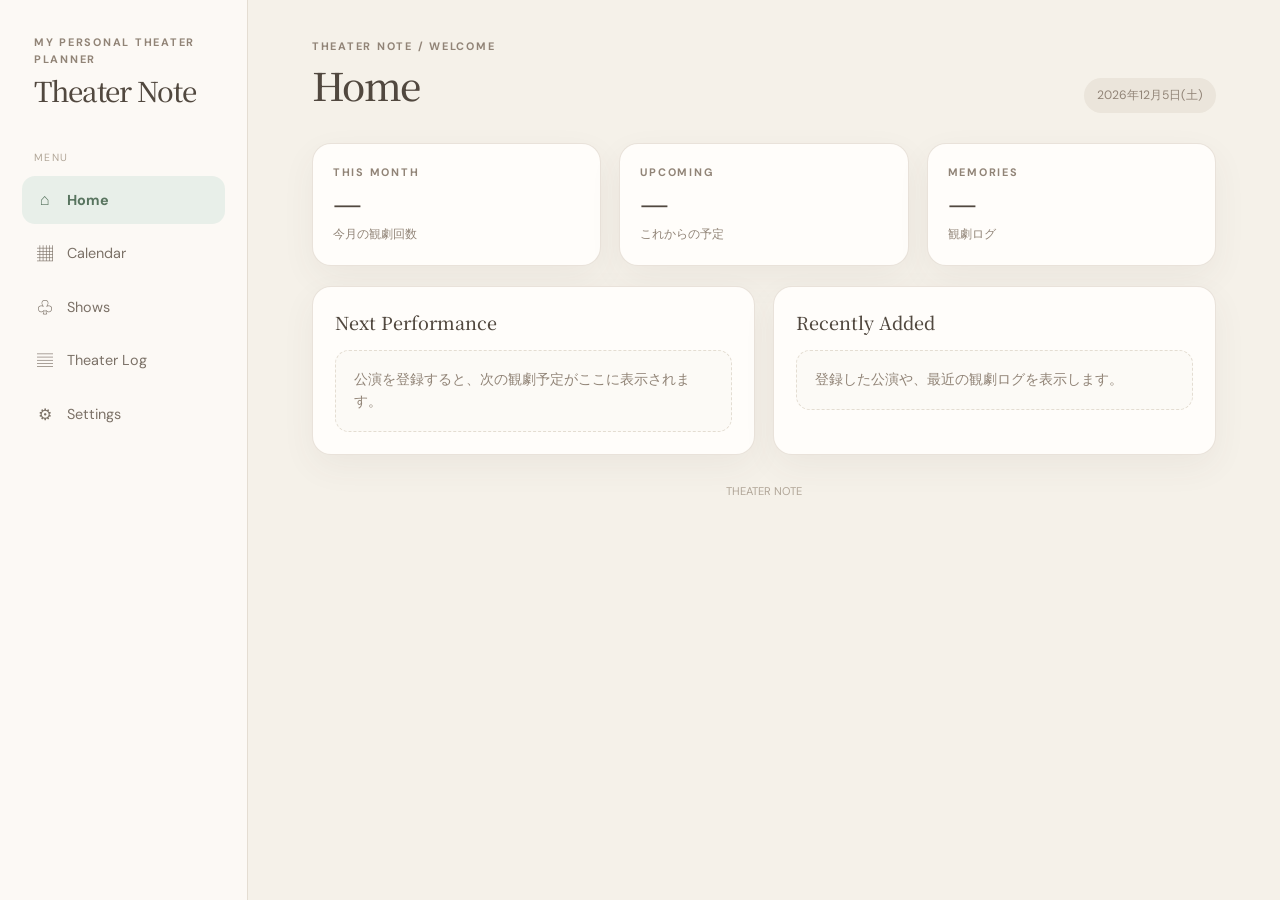
<file: index.html>
<!doctype html>
<html lang="ja">
<head>
  <meta charset="utf-8">
  <meta name="viewport" content="width=device-width, initial-scale=1">
  <meta name="theme-color" content="#f5f1e9">
  <title>Welcome | Theater Note</title>
  <link rel="stylesheet" href="../css/style.css"  >
  <link rel="stylesheet" href="css/style.css">
  <script defer src="js/app.js"></script>
</head>
<body data-page="home">
<div class="app-shell">
  <aside class="sidebar">
    <div class="brand">
      <div class="brand-kicker">MY PERSONAL THEATER PLANNER</div>
      <div class="brand-name">Theater Note</div>
    </div>
    <div class="nav-label">Menu</div>
    <nav class="nav-list" aria-label="メインメニュー"><a class="nav-link" data-nav="home" href="index.html"><span class="nav-icon" aria-hidden="true">⌂</span><span>Home</span></a><a class="nav-link" data-nav="calendar" href="pages/calendar.html"><span class="nav-icon" aria-hidden="true">▦</span><span>Calendar</span></a><a class="nav-link" data-nav="performances" href="pages/performances.html"><span class="nav-icon" aria-hidden="true">♧</span><span>Shows</span></a><a class="nav-link" data-nav="log" href="pages/log.html"><span class="nav-icon" aria-hidden="true">▤</span><span>Theater Log</span></a><a class="nav-link" data-nav="settings" href="pages/settings.html"><span class="nav-icon" aria-hidden="true">⚙</span><span>Settings</span></a></nav>
    
  </aside>
  <main class="main">
    <header class="mobile-header">
      <div class="brand">
        <div class="brand-kicker">MY PERSONAL THEATER PLANNER</div>
        <div class="brand-name">Theater Note</div>
      </div>
    </header>
    <div class="page-wrap">
      <div class="page-heading">
        <div><div class="eyebrow">THEATER NOTE / WELCOME</div><h1>Home</h1></div>
        <span class="date-chip" data-today></span>
      </div>
      
<section class="grid grid-3 stat-grid" style="margin-bottom:20px">
  <article class="card stat-card"><div class="eyebrow">THIS MONTH</div><div class="stat-number">—</div><div class="stat-label">今月の観劇回数</div></article>
  <article class="card stat-card"><div class="eyebrow">UPCOMING</div><div class="stat-number">—</div><div class="stat-label">これからの予定</div></article>
  <article class="card stat-card"><div class="eyebrow">MEMORIES</div><div class="stat-number">—</div><div class="stat-label">観劇ログ</div></article>
</section>
<section class="grid grid-2">
  <article class="card">
    <h2 class="card-title">Next Performance</h2>
    <div class="placeholder-note">公演を登録すると、次の観劇予定がここに表示されます。</div>
  </article>
  <article class="card">
    <h2 class="card-title">Recently Added</h2>
    <div class="placeholder-note">登録した公演や、最近の観劇ログを表示します。</div>
  </article>
</section>

      <div class="footer-note">THEATER NOTE</div>
    </div>
  </main>
  <nav class="mobile-nav" aria-label="メインメニュー"><nav class="nav-list" aria-label="メインメニュー"><a class="nav-link" data-nav="home" href="index.html"><span class="nav-icon" aria-hidden="true">⌂</span><span>Home</span></a><a class="nav-link" data-nav="calendar" href="pages/calendar.html"><span class="nav-icon" aria-hidden="true">▦</span><span>Calendar</span></a><a class="nav-link" data-nav="performances" href="pages/performances.html"><span class="nav-icon" aria-hidden="true">♧</span><span>Shows</span></a><a class="nav-link" data-nav="log" href="pages/log.html"><span class="nav-icon" aria-hidden="true">▤</span><span>Theater Log</span></a><a class="nav-link" data-nav="settings" href="pages/settings.html"><span class="nav-icon" aria-hidden="true">⚙</span><span>Settings</span></a></nav></nav></nav>
</div>
</body>
</html>
</file>
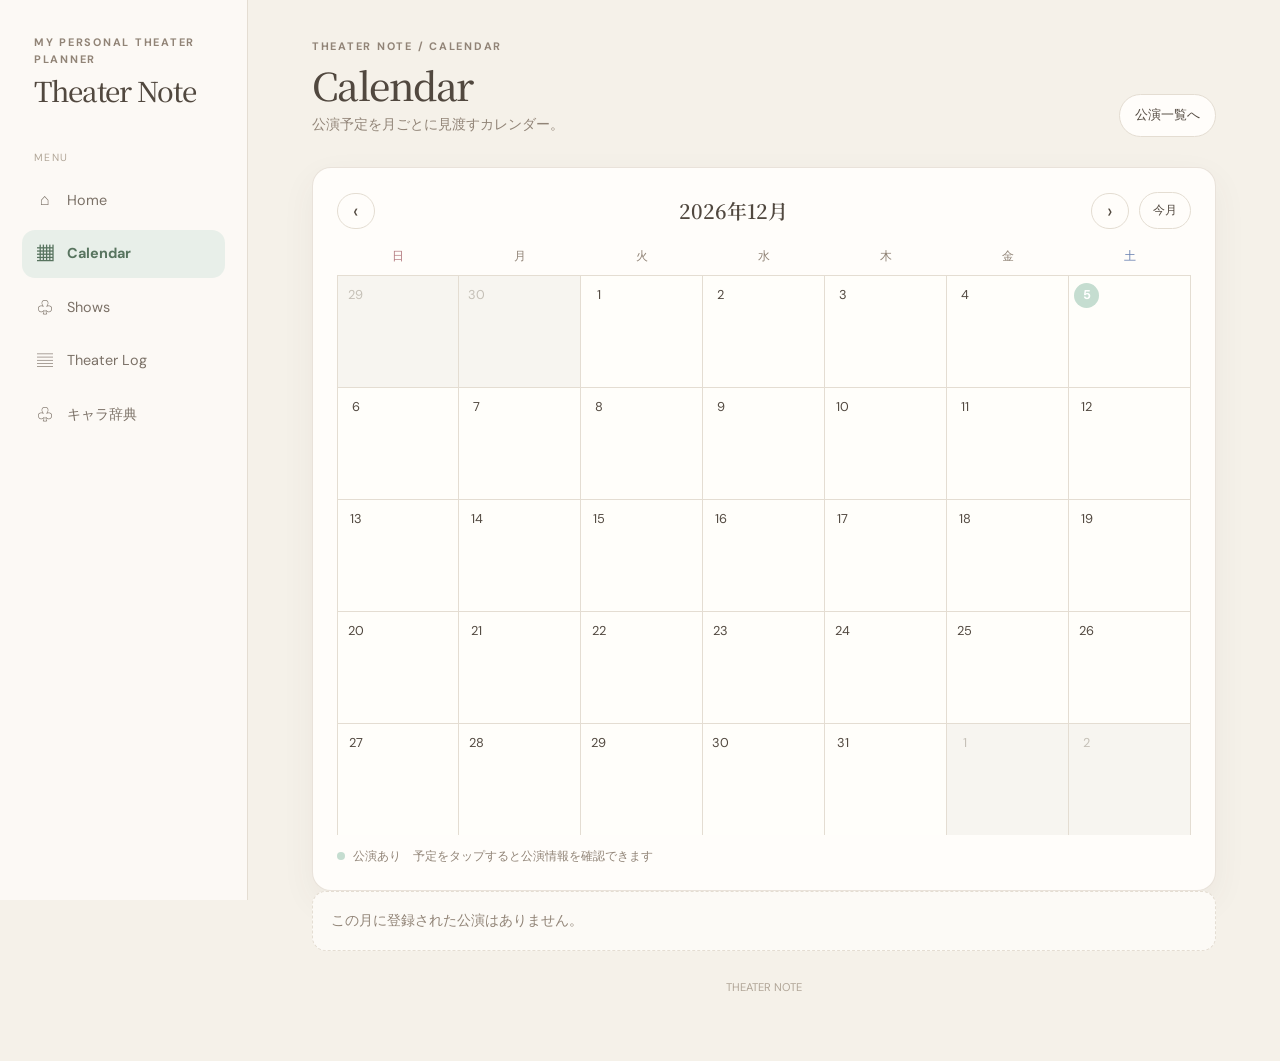
<file: pages/calendar.html>
<!doctype html>
<html lang="ja">
<head>
<meta charset="utf-8"><meta name="viewport" content="width=device-width, initial-scale=1"><meta name="theme-color" content="#f5f1e9">
<title>Calendar | Theater Note</title><link rel="stylesheet" href="../css/style.css"><script defer src="../js/app.js"></script>
</head>
<body data-page="calendar"><div class="app-shell">
<aside class="sidebar"><div class="brand"><div class="brand-kicker">MY PERSONAL THEATER PLANNER</div><div class="brand-name">Theater Note</div></div><div class="nav-label">Menu</div><nav class="nav-list" aria-label="メインメニュー">
<a class="nav-link" data-nav="home" href="../index.html"><span class="nav-icon">⌂</span><span>Home</span></a><a class="nav-link" data-nav="calendar" href="calendar.html"><span class="nav-icon">▦</span><span>Calendar</span></a><a class="nav-link" data-nav="performances" href="performances.html"><span class="nav-icon">♧</span><span>Shows</span></a><a class="nav-link" data-nav="log" href="log.html"><span class="nav-icon">▤</span><span>Theater Log</span></a><a class="nav-link" data-nav="settings" href="settings.html"><span class="nav-icon">♧</span><span>キャラ辞典</span></a></nav></aside>
<main class="main"><header class="mobile-header"><div class="brand"><div class="brand-kicker">MY PERSONAL THEATER PLANNER</div><div class="brand-name">Theater Note</div></div></header>
<div class="page-wrap"><div class="page-heading"><div><div class="eyebrow">THEATER NOTE / CALENDAR</div><h1>Calendar</h1><p class="page-subtitle">公演予定を月ごとに見渡すカレンダー。</p></div><a class="btn" href="performances.html">公演一覧へ</a></div>
<section class="card live-calendar-card"><div class="calendar-toolbar"><button class="btn calendar-step" id="prevMonth" type="button" aria-label="前の月">‹</button><div class="calendar-month-title" id="calendarMonthTitle">年月</div><button class="btn calendar-step" id="nextMonth" type="button" aria-label="次の月">›</button><button class="btn calendar-today" id="todayMonth" type="button">今月</button></div>
<div class="calendar-weekdays"><span>日</span><span>月</span><span>火</span><span>水</span><span>木</span><span>金</span><span>土</span></div>
<div class="live-calendar-grid" id="calendarGrid" aria-live="polite"></div>
<div class="calendar-legend"><span><i class="legend-dot"></i> 公演あり</span><span>予定をタップすると公演情報を確認できます</span></div></section>
<div id="calendarEmpty" class="placeholder-note" hidden>この月に登録された公演はありません。</div>
<div class="footer-note">THEATER NOTE</div></div></main>
<nav class="mobile-nav" aria-label="メインメニュー"><div class="nav-list">
<a class="nav-link" data-nav="home" href="../index.html"><span class="nav-icon">⌂</span><span>Home</span></a><a class="nav-link" data-nav="calendar" href="calendar.html"><span class="nav-icon">▦</span><span>Calendar</span></a><a class="nav-link" data-nav="performances" href="performances.html"><span class="nav-icon">♧</span><span>Shows</span></a><a class="nav-link" data-nav="log" href="log.html"><span class="nav-icon">▤</span><span>Log</span></a><a class="nav-link" data-nav="settings" href="settings.html"><span class="nav-icon">♧</span><span>キャラ辞典</span></a></div></nav>
</div></body></html>
</file>
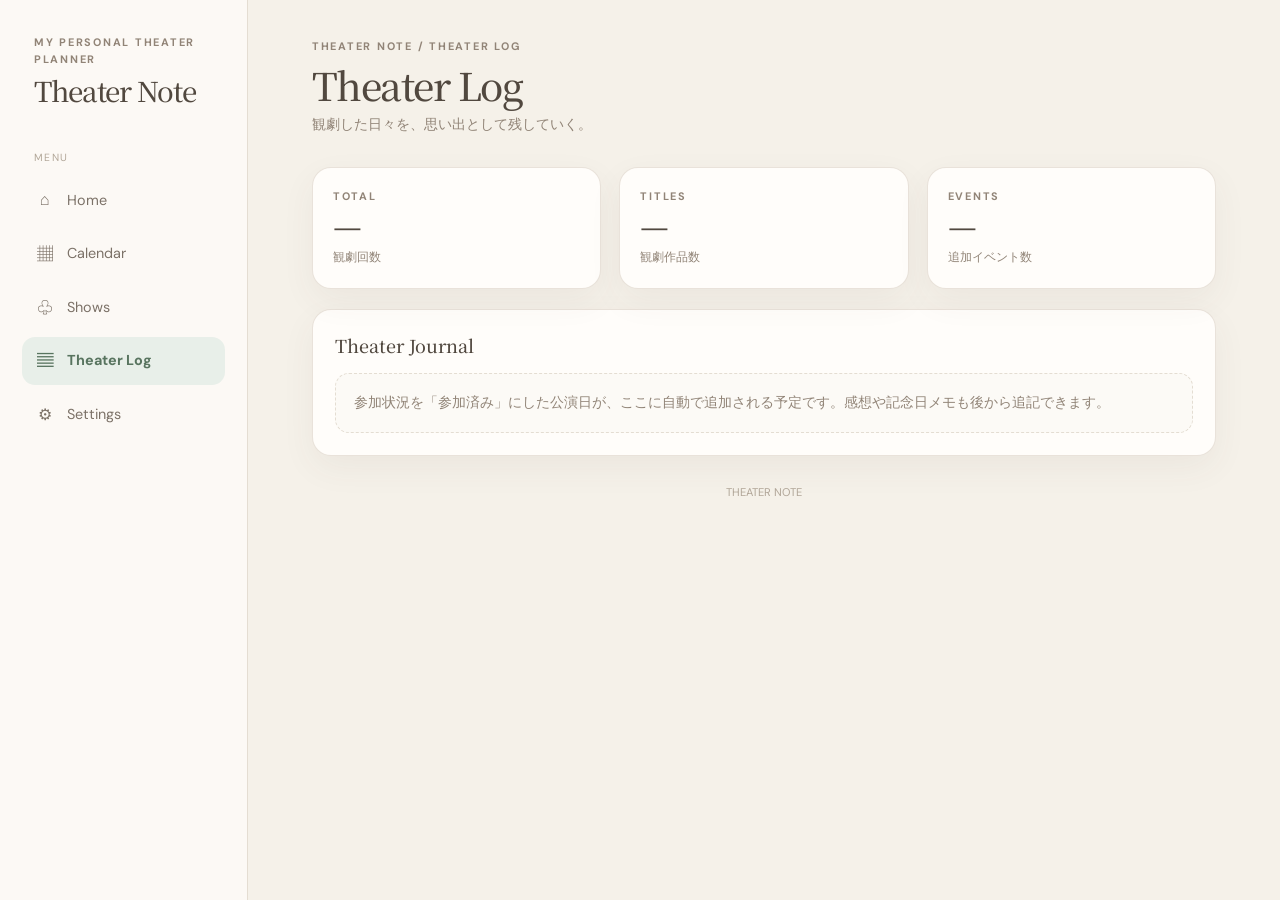
<file: pages/log.html>
<!doctype html>
<html lang="ja">
<head>
  <meta charset="utf-8">
  <meta name="viewport" content="width=device-width, initial-scale=1">
  <meta name="theme-color" content="#f5f1e9">
  <title>Theater Log | Theater Note</title>
  <link rel="stylesheet" href="../css/style.css" >
  <link rel="stylesheet" href="../css/style.css">
  <script defer src="../js/app.js"></script>
</head>
<body data-page="log">
<div class="app-shell">
  <aside class="sidebar">
    <div class="brand">
      <div class="brand-kicker">MY PERSONAL THEATER PLANNER</div>
      <div class="brand-name">Theater Note</div>
    </div>
    <div class="nav-label">Menu</div>
    <nav class="nav-list" aria-label="メインメニュー"><a class="nav-link" data-nav="home" href="../index.html"><span class="nav-icon" aria-hidden="true">⌂</span><span>Home</span></a><a class="nav-link" data-nav="calendar" href="calendar.html"><span class="nav-icon" aria-hidden="true">▦</span><span>Calendar</span></a><a class="nav-link" data-nav="performances" href="performances.html"><span class="nav-icon" aria-hidden="true">♧</span><span>Shows</span></a><a class="nav-link" data-nav="log" href="log.html"><span class="nav-icon" aria-hidden="true">▤</span><span>Theater Log</span></a><a class="nav-link" data-nav="settings" href="settings.html"><span class="nav-icon" aria-hidden="true">⚙</span><span>Settings</span></a></nav>
    
  </aside>
  <main class="main">
    <header class="mobile-header">
      <div class="brand">
        <div class="brand-kicker">MY PERSONAL THEATER PLANNER</div>
        <div class="brand-name">Theater Note</div>
      </div>
    </header>
    <div class="page-wrap">
      <div class="page-heading">
        <div><div class="eyebrow">THEATER NOTE / THEATER LOG</div><h1>Theater Log</h1><p class="page-subtitle">観劇した日々を、思い出として残していく。</p></div>
        
      </div>
      
<section class="grid grid-3 stat-grid" style="margin-bottom:20px">
  <article class="card stat-card"><div class="eyebrow">TOTAL</div><div class="stat-number">—</div><div class="stat-label">観劇回数</div></article>
  <article class="card stat-card"><div class="eyebrow">TITLES</div><div class="stat-number">—</div><div class="stat-label">観劇作品数</div></article>
  <article class="card stat-card"><div class="eyebrow">EVENTS</div><div class="stat-number">—</div><div class="stat-label">追加イベント数</div></article>
</section>
<section class="card">
  <h2 class="card-title">Theater Journal</h2>
  <div class="placeholder-note">参加状況を「参加済み」にした公演日が、ここに自動で追加される予定です。感想や記念日メモも後から追記できます。</div>
</section>

      <div class="footer-note">THEATER NOTE</div>
    </div>
  </main>
  <nav class="mobile-nav" aria-label="メインメニュー"><nav class="nav-list" aria-label="メインメニュー"><a class="nav-link" data-nav="home" href="../index.html"><span class="nav-icon" aria-hidden="true">⌂</span><span>Home</span></a><a class="nav-link" data-nav="calendar" href="calendar.html"><span class="nav-icon" aria-hidden="true">▦</span><span>Calendar</span></a><a class="nav-link" data-nav="performances" href="performances.html"><span class="nav-icon" aria-hidden="true">♧</span><span>Shows</span></a><a class="nav-link" data-nav="log" href="log.html"><span class="nav-icon" aria-hidden="true">▤</span><span>Theater Log</span></a><a class="nav-link" data-nav="settings" href="settings.html"><span class="nav-icon" aria-hidden="true">⚙</span><span>Settings</span></a></nav></nav></nav>
</div>
</body>
</html>
</file>
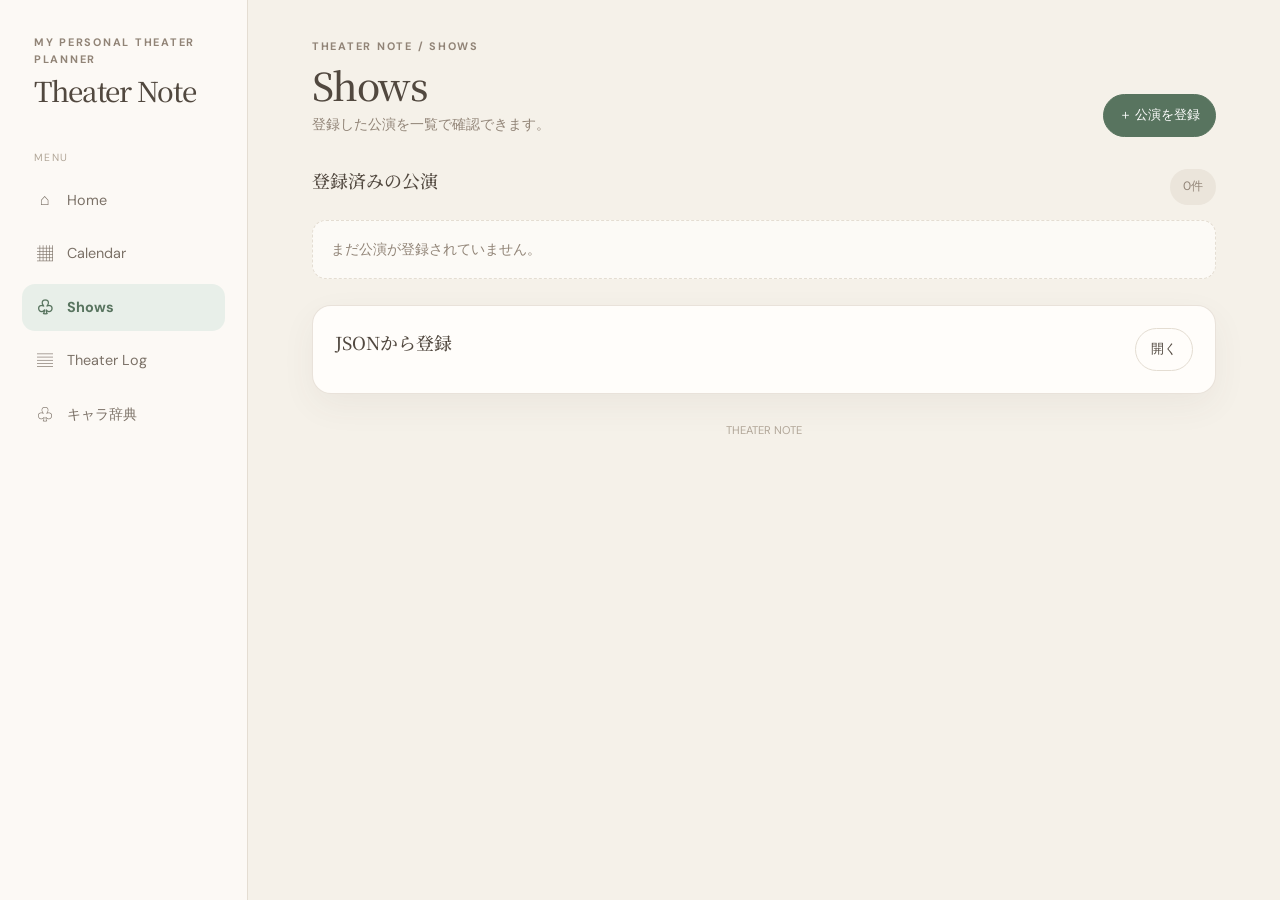
<file: pages/performances.html>
<!doctype html>
<html lang="ja"><head><meta charset="utf-8"><meta name="viewport" content="width=device-width, initial-scale=1"><meta name="theme-color" content="#f5f1e9"><title>Shows | Theater Note</title><link rel="stylesheet" href="../css/style.css"><script defer src="../js/app.js"></script></head>
<body data-page="performances"><div class="app-shell"><aside class="sidebar">
<div class="brand"><div class="brand-kicker">MY PERSONAL THEATER PLANNER</div><div class="brand-name">Theater Note</div></div>
<div class="nav-label">Menu</div><nav class="nav-list" aria-label="メインメニュー">
<a class="nav-link" data-nav="home" href="../index.html"><span class="nav-icon">⌂</span><span>Home</span></a>
<a class="nav-link" data-nav="calendar" href="calendar.html"><span class="nav-icon">▦</span><span>Calendar</span></a>
<a class="nav-link" data-nav="performances" href="performances.html"><span class="nav-icon">♧</span><span>Shows</span></a>
<a class="nav-link" data-nav="log" href="log.html"><span class="nav-icon">▤</span><span>Theater Log</span></a>
<a class="nav-link" data-nav="settings" href="settings.html"><span class="nav-icon">♧</span><span>キャラ辞典</span></a></nav></aside><main class="main"><header class="mobile-header"><div class="brand"><div class="brand-kicker">MY PERSONAL THEATER PLANNER</div><div class="brand-name">Theater Note</div></div></header><div class="page-wrap"><div class="page-heading"><div><div class="eyebrow">THEATER NOTE / SHOWS</div><h1>Shows</h1><p class="page-subtitle">登録した公演を一覧で確認できます。</p></div><a class="btn btn-primary" href="show-edit.html">＋ 公演を登録</a></div>
<section class="performances-section"><div class="subheading-row"><h2 class="card-title">登録済みの公演</h2><span id="performanceCount" class="date-chip">0件</span></div><div id="performanceList" class="performance-list"><div class="placeholder-note">まだ公演が登録されていません。</div></div></section>
<section class="card import-compact"><div class="subheading-row"><h2 class="card-title">JSONから登録</h2><button class="btn" type="button" id="toggleImport">開く</button></div><div id="importPanel" hidden><p class="help-text">トワが作成したJSONを貼り付けて取り込めます。</p><label class="field"><span>挿入用JSON</span><textarea id="jsonInput" rows="9" spellcheck="false" placeholder='{"title":"公演タイトル","dates":[]}'></textarea></label><div class="form-actions"><button type="button" class="btn btn-primary" id="previewJson">内容を確認する</button></div><div id="importPreview" class="import-preview" hidden></div></div><div id="message" class="notice" role="status" aria-live="polite" hidden></div></section><div class="footer-note">THEATER NOTE</div></div></main><nav class="mobile-nav" aria-label="メインメニュー"><div class="nav-list">
<a class="nav-link" data-nav="home" href="../index.html"><span class="nav-icon">⌂</span><span>Home</span></a>
<a class="nav-link" data-nav="calendar" href="calendar.html"><span class="nav-icon">▦</span><span>Calendar</span></a>
<a class="nav-link" data-nav="performances" href="performances.html"><span class="nav-icon">♧</span><span>Shows</span></a>
<a class="nav-link" data-nav="log" href="log.html"><span class="nav-icon">▤</span><span>Log</span></a>
<a class="nav-link" data-nav="settings" href="settings.html"><span class="nav-icon">♧</span><span>キャラ辞典</span></a></div></nav></div></body></html>
</file>
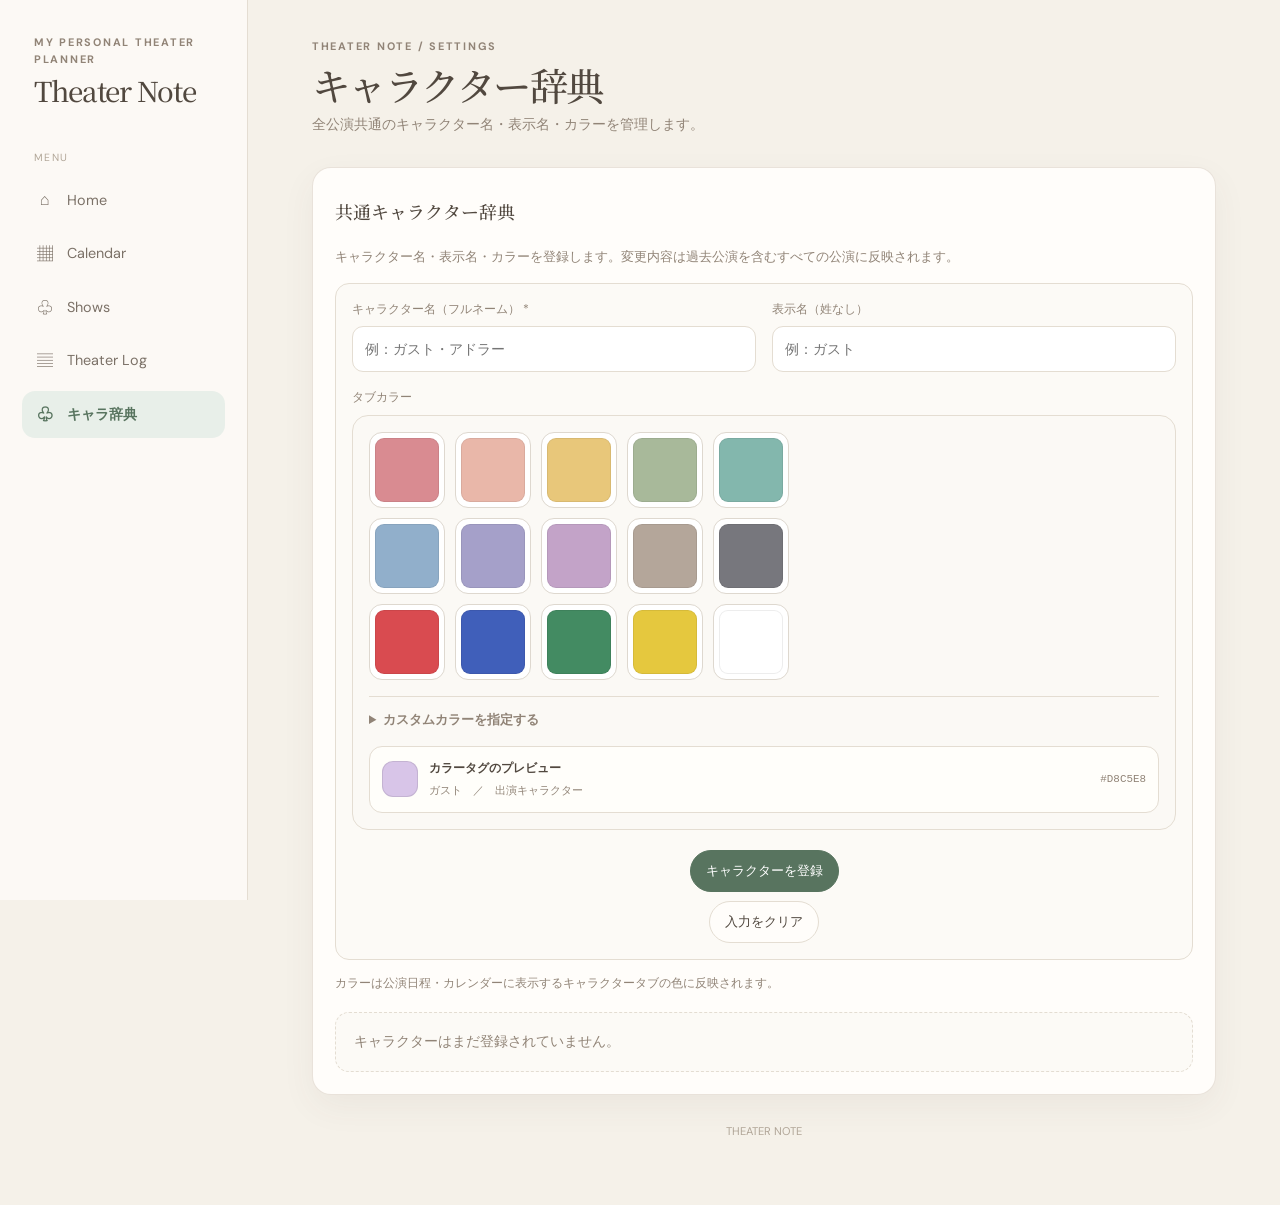
<file: pages/settings.html>
<!doctype html>
<html lang="ja"><head><meta charset="utf-8"><meta name="viewport" content="width=device-width, initial-scale=1"><meta name="theme-color" content="#f5f1e9"><title>Character Dictionary | Theater Note</title><link rel="stylesheet" href="../css/style.css"><script defer src="../js/app.js"></script></head>
<body data-page="settings"><div class="app-shell"><aside class="sidebar">
<div class="brand"><div class="brand-kicker">MY PERSONAL THEATER PLANNER</div><div class="brand-name">Theater Note</div></div><div class="nav-label">Menu</div><nav class="nav-list" aria-label="メインメニュー">
<a class="nav-link" data-nav="home" href="../index.html"><span class="nav-icon">⌂</span><span>Home</span></a><a class="nav-link" data-nav="calendar" href="calendar.html"><span class="nav-icon">▦</span><span>Calendar</span></a><a class="nav-link" data-nav="performances" href="performances.html"><span class="nav-icon">♧</span><span>Shows</span></a><a class="nav-link" data-nav="log" href="log.html"><span class="nav-icon">▤</span><span>Theater Log</span></a><a class="nav-link" data-nav="settings" href="settings.html"><span class="nav-icon">♧</span><span>キャラ辞典</span></a></nav></aside>
<main class="main"><header class="mobile-header"><div class="brand"><div class="brand-kicker">MY PERSONAL THEATER PLANNER</div><div class="brand-name">Theater Note</div></div></header><div class="page-wrap">
<div class="page-heading"><div><div class="eyebrow">THEATER NOTE / SETTINGS</div><h1>キャラクター辞典</h1><p class="page-subtitle">全公演共通のキャラクター名・表示名・カラーを管理します。</p></div></div>
<section class="card character-manager-card"><div class="subheading-row"><h2 class="card-title">共通キャラクター辞典</h2></div><p class="help-text">キャラクター名・表示名・カラーを登録します。変更内容は過去公演を含むすべての公演に反映されます。</p>
<form id="characterForm" class="form-grid character-form">
<label class="field"><span>キャラクター名（フルネーム） *</span><input id="characterName" required maxlength="80" placeholder="例：ガスト・アドラー"></label>
<label class="field"><span>表示名（姓なし）</span><input id="characterDisplayName" maxlength="40" placeholder="例：ガスト"></label>

<div class="field full"><span>タブカラー</span>
<div class="color-picker-panel">
 <div class="color-palette" id="characterPalette" aria-label="カラーを選択"></div>
 <details class="custom-color-details"><summary>カスタムカラーを指定する</summary>
  <label class="hex-color-field"><span>カラーコード</span><input id="characterColor" type="text" value="#A5A0C9" maxlength="7" placeholder="#A5A0C9" inputmode="text"></label>
 </details>
 <div class="character-color-preview" id="characterColorPreview"><span class="preview-color-dot"></span><div><strong>カラータグのプレビュー</strong><small>ガスト　／　出演キャラクター</small></div><code id="characterColorCode">#A5A0C9</code></div>
</div></div>
<div class="field full form-actions"><button class="btn btn-primary" id="saveCharacter" type="submit">キャラクターを登録</button><button class="btn" id="resetCharacter" type="button">入力をクリア</button></div>
</form><div class="character-preview-note">カラーは公演日程・カレンダーに表示するキャラクタータブの色に反映されます。</div>
<div id="characterManager" class="character-manager-list"></div></section>
<div class="footer-note">THEATER NOTE</div></div></main>
<nav class="mobile-nav" aria-label="メインメニュー"><div class="nav-list"><a class="nav-link" data-nav="home" href="../index.html"><span class="nav-icon">⌂</span><span>Home</span></a><a class="nav-link" data-nav="calendar" href="calendar.html"><span class="nav-icon">▦</span><span>Calendar</span></a><a class="nav-link" data-nav="performances" href="performances.html"><span class="nav-icon">♧</span><span>Shows</span></a><a class="nav-link" data-nav="log" href="log.html"><span class="nav-icon">▤</span><span>Log</span></a><a class="nav-link" data-nav="settings" href="settings.html"><span class="nav-icon">♧</span><span>キャラ辞典</span></a></div></nav></div></body></html>
</file>
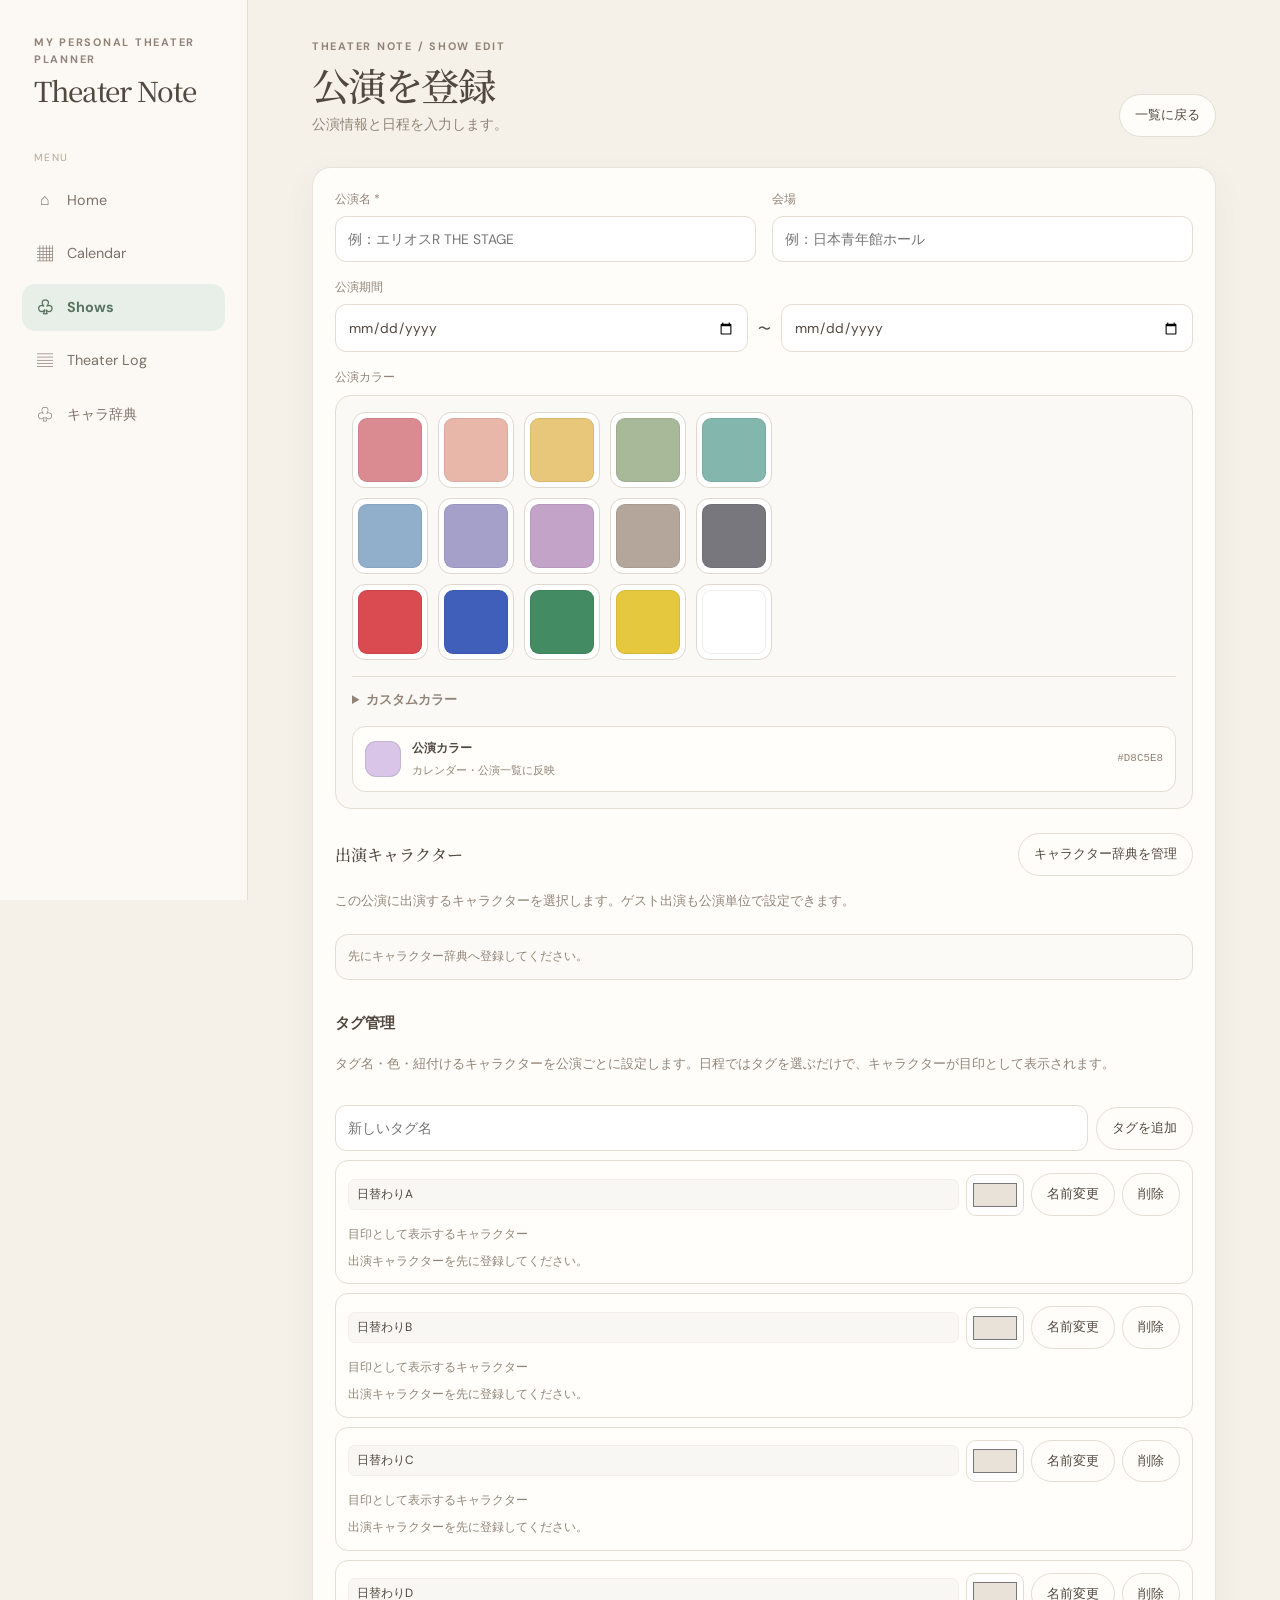
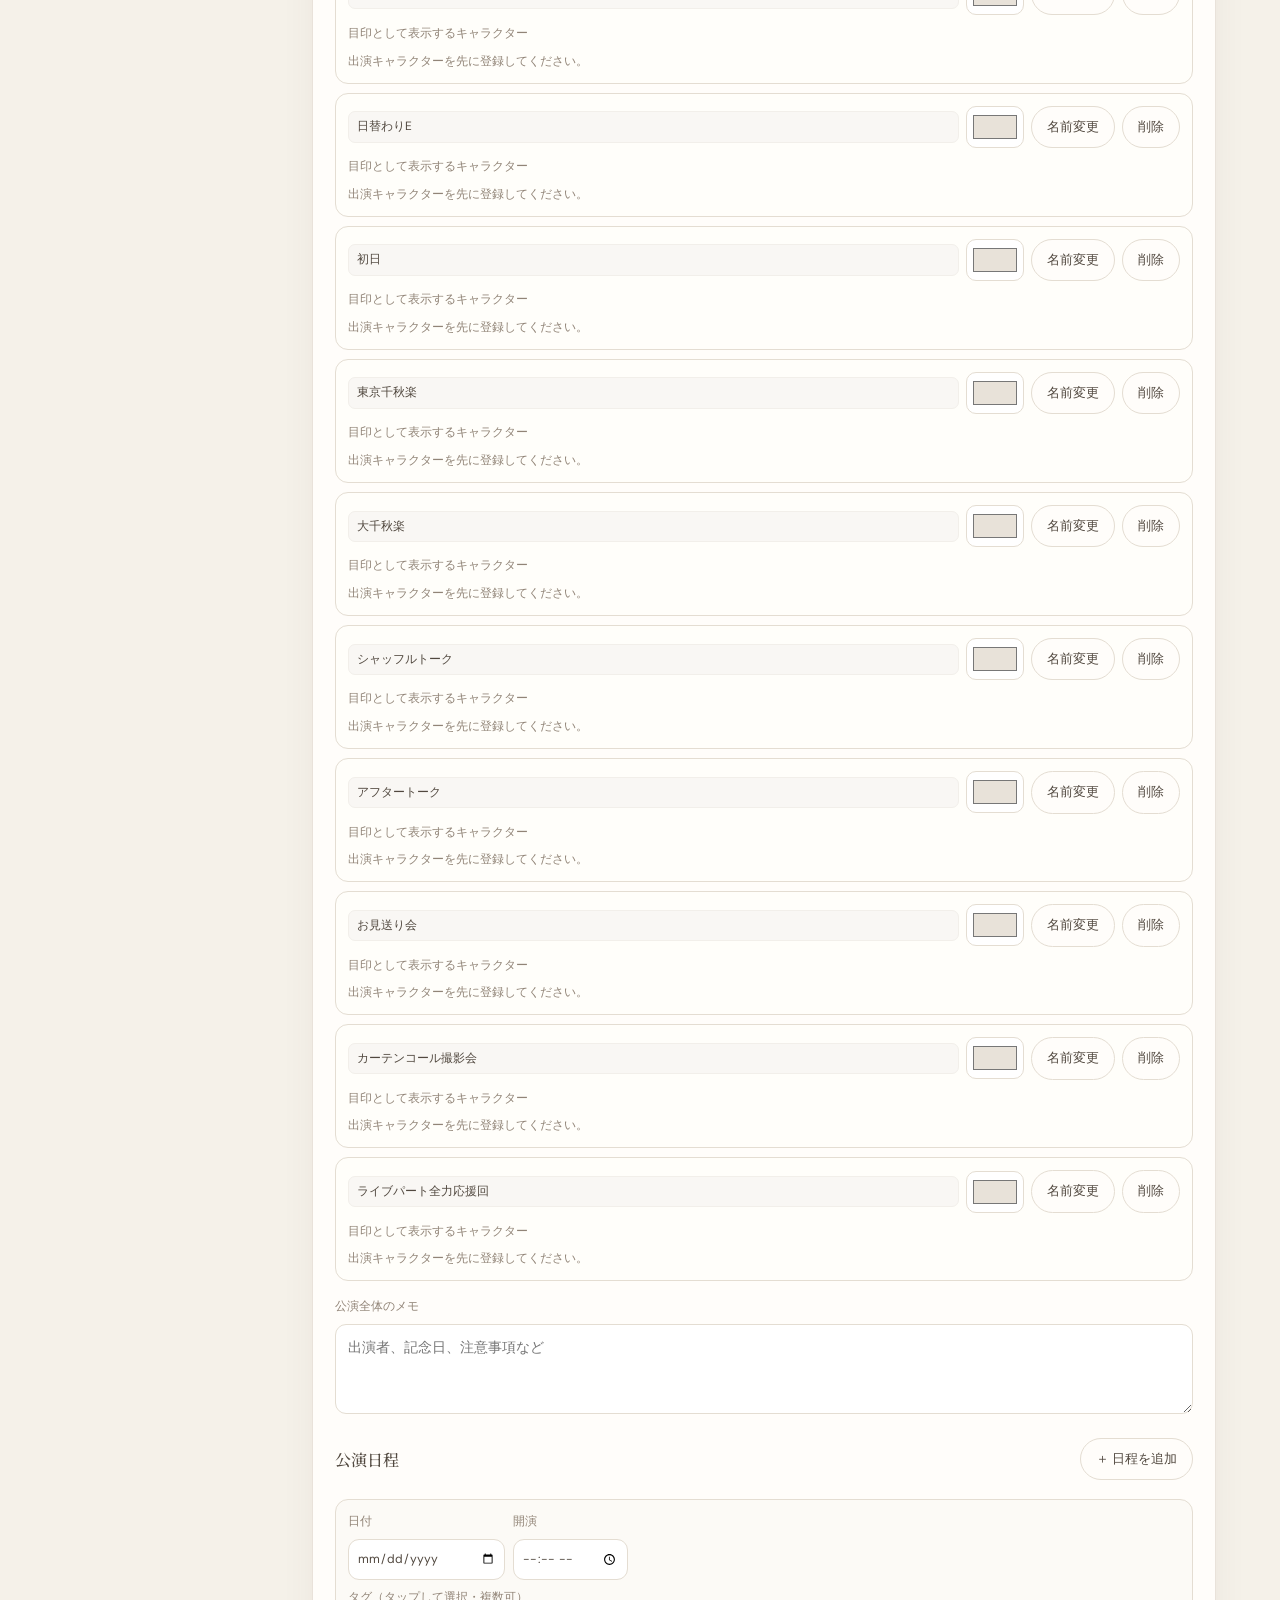
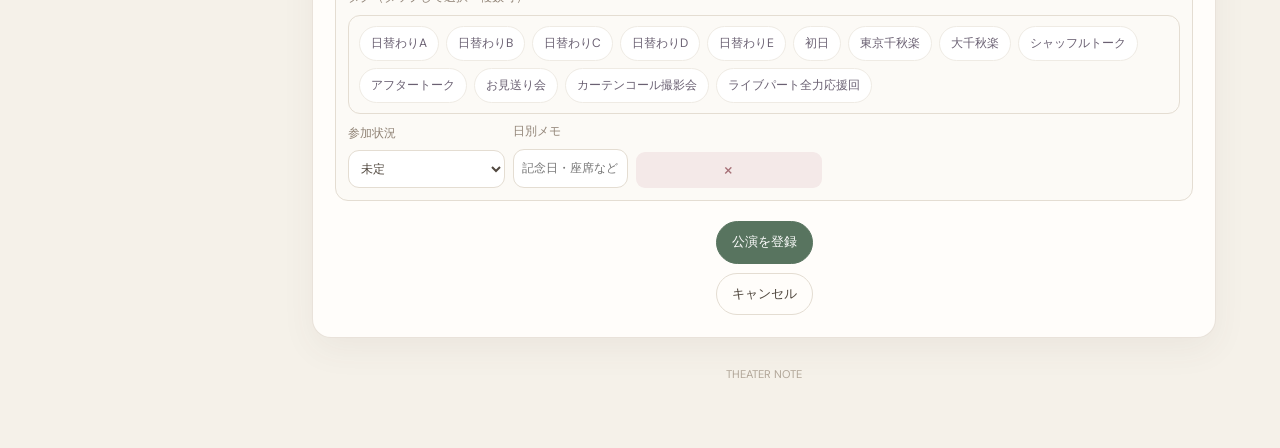
<file: pages/show-edit.html>
<!doctype html>
<html lang="ja"><head><meta charset="utf-8"><meta name="viewport" content="width=device-width, initial-scale=1"><meta name="theme-color" content="#f5f1e9"><title>Show Edit | Theater Note</title><link rel="stylesheet" href="../css/style.css"><script defer src="../js/app.js"></script></head>
<body data-page="show-edit"><div class="app-shell"><aside class="sidebar">
<div class="brand"><div class="brand-kicker">MY PERSONAL THEATER PLANNER</div><div class="brand-name">Theater Note</div></div>
<div class="nav-label">Menu</div><nav class="nav-list" aria-label="メインメニュー">
<a class="nav-link" data-nav="home" href="../index.html"><span class="nav-icon">⌂</span><span>Home</span></a>
<a class="nav-link" data-nav="calendar" href="calendar.html"><span class="nav-icon">▦</span><span>Calendar</span></a>
<a class="nav-link" data-nav="performances" href="performances.html"><span class="nav-icon">♧</span><span>Shows</span></a>
<a class="nav-link" data-nav="log" href="log.html"><span class="nav-icon">▤</span><span>Theater Log</span></a>
<a class="nav-link" data-nav="settings" href="settings.html"><span class="nav-icon">♧</span><span>キャラ辞典</span></a></nav></aside><main class="main"><header class="mobile-header"><div class="brand"><div class="brand-kicker">MY PERSONAL THEATER PLANNER</div><div class="brand-name">Theater Note</div></div></header><div class="page-wrap"><div class="page-heading"><div><div class="eyebrow">THEATER NOTE / SHOW EDIT</div><h1 id="editPageTitle">公演を登録</h1><p class="page-subtitle">公演情報と日程を入力します。</p></div><a class="btn" href="performances.html">一覧に戻る</a></div>
<section class="card"><form id="performanceForm" class="form-grid"><input type="hidden" id="editingId">
<label class="field"><span>公演名 *</span><input id="title" required maxlength="160" placeholder="例：エリオスR THE STAGE"></label>
<label class="field"><span>会場</span><input id="venue" maxlength="160" placeholder="例：日本青年館ホール"></label>
<div class="field full"><span>公演期間</span><div class="field-row"><input id="periodStart" type="date" aria-label="公演開始日"><span>〜</span><input id="periodEnd" type="date" aria-label="公演終了日"></div></div>
<div class="field full"><span>公演カラー</span><div class="color-picker-panel"><div class="color-palette" id="performancePalette"></div><details class="custom-color-details"><summary>カスタムカラー</summary><label class="hex-color-field"><span>カラーコード</span><input id="themeColor" type="text" value="#D8C5E8" maxlength="7"></label></details><div class="character-color-preview" id="performanceColorPreview"><span class="preview-color-dot"></span><div><strong>公演カラー</strong><small>カレンダー・公演一覧に反映</small></div><code id="performanceColorCode">#D8C5E8</code></div></div></div>
<div class="field full"><div class="subheading-row"><h3>出演キャラクター</h3><a class="btn" href="settings.html">キャラクター辞典を管理</a></div><p class="help-text">この公演に出演するキャラクターを選択します。ゲスト出演も公演単位で設定できます。</p><div id="performanceCastPicker" class="character-picker"></div></div>
<div class="field full"><h3>タグ管理</h3><p class="help-text">タグ名・色・紐付けるキャラクターを公演ごとに設定します。日程ではタグを選ぶだけで、キャラクターが目印として表示されます。</p><div id="performanceTagColors" class="tag-color-manager"></div></div>

<label class="field full"><span>公演全体のメモ</span><textarea id="memo" rows="3" placeholder="出演者、記念日、注意事項など"></textarea></label>
<div class="field full"><div class="subheading-row"><h3>公演日程</h3><button type="button" class="btn" id="addDateRow">＋ 日程を追加</button></div><div id="dateRows" class="date-rows"></div></div>
<div class="field full form-actions"><button class="btn btn-primary" type="submit" id="savePerformance">公演を登録</button><button class="btn" type="button" id="cancelEdit">キャンセル</button></div></form><div id="message" class="notice" role="status" aria-live="polite" hidden></div></section><div class="footer-note">THEATER NOTE</div></div></main><nav class="mobile-nav" aria-label="メインメニュー"><div class="nav-list">
<a class="nav-link" data-nav="home" href="../index.html"><span class="nav-icon">⌂</span><span>Home</span></a>
<a class="nav-link" data-nav="calendar" href="calendar.html"><span class="nav-icon">▦</span><span>Calendar</span></a>
<a class="nav-link" data-nav="performances" href="performances.html"><span class="nav-icon">♧</span><span>Shows</span></a>
<a class="nav-link" data-nav="log" href="log.html"><span class="nav-icon">▤</span><span>Log</span></a>
<a class="nav-link" data-nav="settings" href="settings.html"><span class="nav-icon">♧</span><span>キャラ辞典</span></a></div></nav></div></body></html>
</file>
<file: css/style.css>
@import url('https://fonts.googleapis.com/css2?family=DM+Sans:wght@400;500;600;700&family=Noto+Serif+JP:wght@400;500;600&display=swap');

:root {
  --ink: #51483f;
  --muted: #918477;
  --muted-2: #b1a698;
  --paper: #f5f1e9;
  --surface: #fffdfa;
  --surface-soft: #eee8de;
  --line: #e4ddd2;
  --sage: #c5ddd0;
  --sage-deep: #58745f;
  --lavender: #d8c5e8;
  --rose: #f2c9ce;
  --gold: #ead9ad;
  --shadow: 0 12px 34px rgba(81, 72, 63, .06);
  --sidebar-width: 248px;
}
* { box-sizing: border-box; }
html { min-height: 100%; background: var(--paper); }
body {
  margin: 0; color: var(--ink); background: var(--paper);
  font-family: "DM Sans", "Noto Sans JP", sans-serif;
  line-height: 1.6; min-height: 100vh;
}
a { color: inherit; text-decoration: none; }
button { font: inherit; }
.app-shell { min-height: 100vh; }
.sidebar {
  position: fixed; inset: 0 auto 0 0; width: var(--sidebar-width);
  padding: 34px 22px 24px; background: rgba(255,253,250,.72);
  border-right: 1px solid var(--line); display: flex; flex-direction: column;
  z-index: 10;
}
.brand { padding: 0 12px 28px; }
.brand-kicker, .eyebrow {
  color: var(--muted); font-size: .68rem; letter-spacing: .16em;
  text-transform: uppercase; font-weight: 700;
}
.brand-name {
  margin: 5px 0 1px; font: 500 1.72rem/1.2 "Noto Serif JP", Georgia, serif;
  letter-spacing: -.04em;
}
.brand-tagline { color: var(--muted); font: italic .78rem Georgia, serif; }
.nav-label { margin: 14px 12px 10px; color: var(--muted-2); font-size: .65rem; letter-spacing: .14em; text-transform: uppercase; }
.nav-list { display: grid; gap: 6px; }
.nav-link {
  display: flex; align-items: center; gap: 13px; padding: 11px 13px;
  border-radius: 13px; color: #7b7167; font-size: .9rem; transition: .18s ease;
}
.nav-link:hover { background: #f3efe8; color: var(--ink); }
.nav-link.active { background: #e8efe9; color: var(--sage-deep); font-weight: 700; }
.nav-icon { width: 19px; text-align: center; font-size: 1rem; }
.sidebar-note {
  margin-top: auto; padding: 15px; border-radius: 15px;
  background: #f3eee5; color: var(--muted); font: italic .82rem/1.5 Georgia, serif;
}
.main { margin-left: var(--sidebar-width); padding: 38px clamp(24px, 5vw, 68px) 64px; }
.mobile-header { display: none; }
.page-wrap { width: min(100%, 1120px); margin: 0 auto; }
.page-heading { display: flex; align-items: flex-end; justify-content: space-between; gap: 20px; margin-bottom: 30px; }
.page-heading h1 { margin: 7px 0 5px; font: 500 clamp(1.8rem, 3vw, 2.55rem)/1.2 "Noto Serif JP", Georgia, serif; letter-spacing: -.04em; }
.page-subtitle { margin: 0; color: var(--muted); font-size: .9rem; }
.date-chip { color: var(--muted); background: #ebe5db; border-radius: 999px; padding: 8px 13px; font-size: .76rem; white-space: nowrap; }
.card {
  background: var(--surface); border: 1px solid rgba(228,221,210,.8);
  border-radius: 19px; padding: 22px; box-shadow: var(--shadow);
}
.card-title { margin: 0 0 15px; font: 500 1.12rem "Noto Serif JP", Georgia, serif; }
.grid { display: grid; gap: 18px; }
.grid-2 { grid-template-columns: repeat(2, minmax(0, 1fr)); }
.grid-3 { grid-template-columns: repeat(3, minmax(0, 1fr)); }
.stat-card { padding: 20px; }
.stat-number { font: 500 2rem/1.2 "Noto Serif JP", Georgia, serif; }
.stat-label { color: var(--muted); font-size: .78rem; margin-top: 5px; }
.event-row { display: flex; align-items: center; gap: 14px; padding: 13px 0; border-bottom: 1px solid #eee9e1; }
.event-row:last-child { border-bottom: 0; padding-bottom: 0; }
.event-mark { width: 9px; height: 42px; border-radius: 9px; background: var(--lavender); flex: 0 0 auto; }
.event-info { min-width: 0; flex: 1; }
.event-name { font-weight: 700; font-size: .9rem; }
.event-meta { color: var(--muted); font-size: .76rem; margin-top: 2px; }
.status { display: inline-flex; align-items: center; gap: 6px; border-radius: 999px; padding: 5px 10px; font-size: .7rem; white-space: nowrap; }
.status::before { content: ""; width: 6px; height: 6px; border-radius: 50%; background: currentColor; }
.status-planned { color: #58745f; background: #e8efe9; }
.status-done { color: #777d8d; background: #ececf0; }
.status-pending { color: #98783d; background: #f5efdf; }
.status-no { color: #a56f76; background: #f5e9e9; }
.btn {
  display: inline-flex; justify-content: center; align-items: center; gap: 8px;
  border: 1px solid var(--line); background: var(--surface); color: var(--ink);
  padding: 10px 15px; border-radius: 999px; font-size: .8rem; cursor: pointer;
}
.btn-primary { background: var(--sage-deep); color: white; border-color: var(--sage-deep); }
.btn:hover { filter: brightness(.97); }
.welcome-panel {
  padding: clamp(24px, 4vw, 42px); border-radius: 23px;
  background: linear-gradient(120deg, #e9efe9 0%, #f2ede6 58%, #eee7f1 100%);
  margin-bottom: 20px;
}
.welcome-panel h2 { margin: 8px 0; font: 500 clamp(1.5rem, 3vw, 2.1rem) "Noto Serif JP", Georgia, serif; }
.welcome-panel p { margin: 0; color: #7d776d; font-size: .88rem; }
.placeholder-note { color: var(--muted); font-size: .85rem; padding: 18px; border: 1px dashed var(--line); border-radius: 14px; background: #fcfaf6; }
.calendar-head { display: flex; align-items: center; justify-content: space-between; margin-bottom: 16px; }
.calendar-month { font: 500 1.35rem "Noto Serif JP", Georgia, serif; }
.calendar-grid { display: grid; grid-template-columns: repeat(7, minmax(0, 1fr)); gap: 7px; }
.calendar-weekday { text-align: center; color: var(--muted); font-size: .7rem; padding: 6px 0; }
.calendar-day { min-height: 86px; border: 1px solid #eee9e1; border-radius: 11px; background: #fff; padding: 8px; font-size: .76rem; }
.calendar-day.muted { color: #c3baae; background: #faf8f4; }
.calendar-day.today { border-color: #9bb6a2; background: #f3f7f3; }
.calendar-event { margin-top: 6px; border-radius: 5px; padding: 3px 5px; font-size: .63rem; overflow: hidden; text-overflow: ellipsis; white-space: nowrap; background: #eee5f3; color: #695579; }
.calendar-event.sage { background: #e4eee7; color: #55745e; }
.calendar-event.gold { background: #f4eedf; color: #92783f; }
.footer-note { margin-top: 28px; color: var(--muted-2); font-size: .7rem; text-align: center; }
.mobile-nav { display: none; }
@media (max-width: 760px) {
  .sidebar { display: none; }
  .main { margin-left: 0; padding: 0 16px 100px; }
  .mobile-header {
    display: block; padding: 20px 4px 17px; margin-bottom: 12px;
    border-bottom: 1px solid var(--line);
  }
  .mobile-header .brand { padding: 0; }
  .mobile-header .brand-name { font-size: 1.45rem; }
  .page-heading { align-items: flex-start; flex-direction: column; gap: 10px; margin: 23px 0 20px; }
  .grid-2, .grid-3 { grid-template-columns: 1fr; }
  .stat-grid { grid-template-columns: repeat(3, minmax(0, 1fr)); gap: 9px; }
  .stat-card { padding: 14px 11px; }
  .stat-number { font-size: 1.55rem; }
  .stat-label { font-size: .68rem; }
  .card { padding: 17px; border-radius: 16px; }
  .event-row { gap: 10px; }
  .event-row .status { font-size: .63rem; padding: 5px 8px; }
  .mobile-nav {
    display: block;
    position: fixed; z-index: 20; left: 10px; right: 10px; bottom: 10px;
    padding: 9px 5px calc(9px + env(safe-area-inset-bottom));
    background: rgba(255,253,250,.96); backdrop-filter: blur(14px);
    border: 1px solid var(--line); border-radius: 18px;
    box-shadow: 0 8px 30px rgba(81,72,63,.13);
  }
  .mobile-nav .nav-list { display: grid; width: 100%; grid-template-columns: repeat(5, minmax(0, 1fr)); gap: 2px; }
  .mobile-nav .nav-link { display: flex; min-width: 0; flex-direction: column; align-items: center; justify-content: center; gap: 3px; padding: 6px 1px; border-radius: 11px; font-size: .61rem; text-align: center; white-space: nowrap; }
  .mobile-nav .nav-icon { font-size: 1rem; width: auto; }
  .calendar-grid { gap: 3px; }
  .calendar-day { min-height: 66px; padding: 5px 3px; border-radius: 8px; font-size: .68rem; }
  .calendar-event { font-size: .55rem; padding: 2px 3px; }
  .date-chip { align-self: flex-start; }
}


/* Performance registration */
[hidden] { display: none !important; }
.mode-tabs { display:flex; gap:8px; border-bottom:1px solid var(--line); margin:-3px 0 22px; padding-bottom:13px; }
.mode-tab { border:1px solid var(--line); border-radius:999px; padding:10px 16px; background:#fffdfa; color:var(--muted); cursor:pointer; font:inherit; font-size:.84rem; }
.mode-tab.active { background:#e8efe9; border-color:#c5ddd0; color:#58745f; font-weight:700; }
.form-grid { display:grid; grid-template-columns:repeat(2,minmax(0,1fr)); gap:16px; }
.field { display:flex; flex-direction:column; gap:7px; min-width:0; color:var(--ink); font-size:.82rem; }
.field > span { color:var(--muted); font-size:.76rem; }
.field input:not([type=color]), .field select, .field textarea {
  width:100%; min-width:0; border:1px solid var(--line); border-radius:11px; padding:11px 12px;
  color:var(--ink); background:#fff; font:inherit; font-size:.86rem;
}
.field input[type=color] { width:58px; height:42px; border:1px solid var(--line); border-radius:10px; background:#fff; padding:4px; }
.field textarea { resize:vertical; }
.field.full { grid-column:1/-1; }
.field-row { display:flex; align-items:center; gap:10px; }
.field-row input { flex:1; }
.subheading-row { display:flex; align-items:center; justify-content:space-between; gap:12px; margin:8px 0 12px; }
.subheading-row h3 { margin:0; font:500 1rem "Noto Serif JP",Georgia,serif; }
.date-rows { display:grid; gap:10px; }
.date-row { display:grid; grid-template-columns:1.1fr .8fr 1.3fr .9fr 1.2fr 34px; gap:8px; align-items:end; padding:12px; border:1px solid var(--line); border-radius:13px; background:#fcfaf6; }
.date-row .field { font-size:.72rem; }
.date-row .field input,.date-row .field select { padding:9px 8px; font-size:.76rem; }
.remove-date { border:0; background:#f4e9e8; color:#a56f76; border-radius:9px; height:36px; cursor:pointer; font-size:1.2rem; }
.form-actions { display:flex; gap:9px; align-items:center; flex-wrap:wrap; margin-top:4px; }
.help-text { color:var(--muted); font-size:.84rem; margin:-5px 0 16px; }
.import-preview { margin-top:18px; padding:16px; border:1px solid var(--line); border-radius:14px; background:#fcfaf6; }
.import-preview h3 { margin:0 0 12px; font:500 1rem "Noto Serif JP",Georgia,serif; }
.preview-item { display:grid; gap:3px; padding:10px 0; border-bottom:1px solid var(--line); }
.preview-item span,.preview-item small { color:var(--muted); font-size:.78rem; }
.import-preview .btn { margin-top:14px; }
.notice { margin-top:16px; border-radius:12px; padding:12px 14px; font-size:.83rem; }
.notice.success { background:#e8efe9; color:#42634b; }
.notice.error { background:#f5e9e9; color:#965e65; }
.performances-section { margin-top:28px; }
.performance-list { display:grid; gap:12px; }
.performance-card { display:flex; gap:14px; align-items:flex-start; background:var(--surface); border:1px solid var(--line); border-radius:16px; padding:16px; box-shadow:var(--shadow); }
.performance-color { width:8px; align-self:stretch; border-radius:8px; flex:0 0 8px; }
.performance-card-main { flex:1; min-width:0; }
.performance-card h3 { margin:0 0 3px; font:500 1.05rem "Noto Serif JP",Georgia,serif; }
.performance-card p { margin:0 0 8px; color:var(--muted); font-size:.78rem; }
.performance-date-summary { color:var(--muted); font-size:.75rem; line-height:2; }
.performance-actions { display:flex; gap:6px; flex-wrap:wrap; }
.performance-actions .btn { padding:7px 11px; font-size:.72rem; }
@media(max-width:760px) {
  .form-grid { grid-template-columns:1fr; }
  .field.full { grid-column:auto; }
  .date-row { grid-template-columns:1fr 1fr; }
  .date-row .date-memo { grid-column:1/-1; }
  .remove-date { grid-column:2; justify-self:end; width:38px; }
  .performance-card { flex-wrap:wrap; }
  .performance-actions { width:100%; padding-left:22px; }
  .mode-tab { flex:1; padding:10px 8px; font-size:.76rem; }
}


/* Show list / detail / separate editor */
.performance-card-link { color:inherit; text-decoration:none; transition:transform .15s ease,border-color .15s ease; }
.performance-card-link:hover { transform:translateY(-1px); border-color:#c9d6cb; }
.performance-period { color:var(--muted); font-size:.82rem; margin-top:7px; }
.performance-card-foot { display:flex; justify-content:space-between; align-items:center; margin-top:14px; padding-top:11px; border-top:1px solid #eee9e1; color:var(--muted); font-size:.76rem; }
.performance-card-foot span:last-child { color:var(--sage-deep); font-weight:600; }
.import-compact { margin-top:26px; }
.import-compact .subheading-row { margin:0; }
.detail-card { margin-bottom:18px; }
.detail-title-row { display:flex; align-items:flex-start; gap:15px; }
.detail-title-row .performance-color { min-height:74px; }
.detail-title-row h2 { margin:0 0 5px; font:500 1.3rem/1.5 "Noto Serif JP",Georgia,serif; }
.detail-title-row p { margin:0; color:var(--muted); font-size:.86rem; }
.detail-meta { display:flex; flex-wrap:wrap; gap:8px; margin-top:18px; color:var(--muted); font-size:.78rem; }
.detail-meta span { background:#f3efe7; padding:7px 11px; border-radius:999px; }
.detail-memo { margin-top:18px; padding:14px; border-radius:12px; background:#faf8f4; font-size:.84rem; }
.detail-memo p { margin:7px 0 0; color:var(--muted); line-height:1.7; }
.detail-actions { display:flex; gap:9px; flex-wrap:wrap; margin-top:20px; }
.schedule-card { margin-top:18px; }
.schedule-day { border-top:1px solid var(--line); }
.schedule-day:last-child { border-bottom:1px solid var(--line); }
.schedule-day summary { display:flex; align-items:center; justify-content:space-between; gap:12px; padding:16px 4px; cursor:pointer; list-style:none; }
.schedule-day summary::-webkit-details-marker { display:none; }
.schedule-day summary::after { content:"＋"; color:var(--muted); font-size:1.1rem; }
.schedule-day[open] summary::after { content:"－"; }
.schedule-day summary span { margin-left:auto; color:var(--muted); font-size:.76rem; }
.schedule-day-content { padding:0 2px 12px; }
.schedule-item { display:flex; align-items:center; gap:12px; padding:12px; margin-bottom:8px; border-radius:12px; background:#faf8f4; }
.schedule-time { min-width:58px; font-weight:700; color:var(--ink); font-size:.85rem; }
.schedule-item-main { flex:1; min-width:0; font-size:.84rem; }
.schedule-item-main p { margin:4px 0 0; color:var(--muted); font-size:.76rem; }
@media(max-width:760px) {
 .performance-card-link { flex-wrap:nowrap; }
 .performance-card-link .performance-card-main { width:100%; }
 .detail-title-row h2 { font-size:1.12rem; }
 .schedule-item { align-items:flex-start; flex-wrap:wrap; gap:8px; }
 .schedule-item .status { margin-left:auto; }
}


/* Dynamic monthly calendar */
.live-calendar-card { padding:clamp(12px,2.4vw,24px); }
.calendar-toolbar { display:flex; align-items:center; gap:10px; margin-bottom:18px; }
.calendar-month-title { flex:1; text-align:center; font-family:Georgia,"Noto Serif JP",serif; font-size:1.25rem; font-weight:600; color:var(--ink); }
.calendar-step { min-width:38px; padding:7px 12px; font-size:1.25rem; line-height:1; }
.calendar-today { padding:8px 13px; font-size:.78rem; }
.calendar-weekdays,.live-calendar-grid { display:grid; grid-template-columns:repeat(7,minmax(0,1fr)); }
.calendar-weekdays { text-align:center; color:var(--muted); font-size:.76rem; padding-bottom:8px; }
.calendar-weekdays span:first-child { color:#b47b80; }
.calendar-weekdays span:last-child { color:#6c83b2; }
.live-calendar-day { min-width:0; min-height:112px; border-top:1px solid var(--line); border-right:1px solid var(--line); padding:7px 5px; background:#fffefa; }
.live-calendar-day:nth-child(7n+1) { border-left:1px solid var(--line); }
.live-calendar-day.outside { background:#f7f5f0; }
.live-calendar-day.outside .calendar-day-number { color:#c5c0b7; }
.calendar-day-number { width:25px; height:25px; display:grid; place-items:center; border-radius:50%; font-size:.8rem; color:var(--ink); margin-bottom:5px; }
.live-calendar-day.is-today .calendar-day-number { background:var(--sage); color:white; font-weight:700; }
.calendar-day-events { display:flex; flex-direction:column; gap:4px; }
.calendar-event-link { display:block; min-width:0; overflow:hidden; text-overflow:ellipsis; white-space:nowrap; padding:4px 5px; border-left:3px solid var(--event-color,#b8c8b9); border-radius:4px; background:#f5f1e9; color:var(--ink); text-decoration:none; font-size:.68rem; line-height:1.35; }
.calendar-event-link:hover { background:#ebe6dc; }
.calendar-legend { display:flex; flex-wrap:wrap; gap:12px; align-items:center; margin-top:13px; color:var(--muted); font-size:.72rem; }
.legend-dot { display:inline-block; width:8px; height:8px; border-radius:50%; background:var(--sage); margin-right:5px; }
@media(max-width:760px) {
 .calendar-toolbar { gap:6px; }
 .calendar-month-title { font-size:1.05rem; }
 .calendar-step { min-width:32px; padding:6px 9px; }
 .calendar-today { padding:7px 9px; }
 .live-calendar-day { min-height:88px; padding:5px 3px; }
 .calendar-day-number { width:22px; height:22px; font-size:.72rem; margin-bottom:4px; }
 .calendar-event-link { font-size:.58rem; padding:3px 3px; border-left-width:2px; }
 .calendar-legend { font-size:.66rem; }
}
@media(max-width:390px) {
 .live-calendar-day { min-height:76px; }
 .calendar-event-link { font-size:.53rem; }
}

/* Per-performance-slot tags */
.date-row .tags-value { width:100%; }
.tag-list { display:flex; flex-wrap:wrap; gap:5px; margin-top:7px; }
.show-tag { display:inline-flex; align-items:center; border-radius:999px; padding:4px 9px; background:#eee9f5; color:#66557d; font-size:.7rem; line-height:1.35; }
.calendar-event-link { white-space:normal; }
.calendar-event-main { display:block; overflow:hidden; text-overflow:ellipsis; white-space:nowrap; }
.calendar-event-tags { display:flex; gap:3px; overflow:hidden; margin-top:3px; }
.calendar-event-tags i { display:block; min-width:0; overflow:hidden; text-overflow:ellipsis; white-space:nowrap; padding:1px 4px; border-radius:4px; background:#fffefa; color:#655b6f; font-size:.55rem; font-style:normal; line-height:1.35; }
@media(max-width:760px) {
 .calendar-event-tags i { font-size:.48rem; padding:1px 2px; }
}

/* Shared tap-to-select tag list */
.tag-picker-field { min-width:0; }
.tag-picker { display:flex; flex-wrap:wrap; gap:7px; padding:10px; border:1px solid var(--line); border-radius:12px; background:#fcfaf6; }
.tag-choice { appearance:none; border:1px solid #ddd5e8; border-radius:999px; background:#fff; color:#6a6072; padding:7px 11px; font:inherit; font-size:.76rem; cursor:pointer; }
.tag-choice.selected { background:#e9e2f2; border-color:#9c87b8; color:#55436e; box-shadow:inset 0 0 0 1px #9c87b8; }
.tag-choice.selected::before { content:"✓ "; }
.tag-create { display:flex; gap:7px; margin-top:8px; }
.tag-create input { flex:1; min-width:0; }
@media(max-width:760px) {
 .tag-picker { gap:6px; padding:8px; }
 .tag-choice { padding:7px 9px; font-size:.72rem; }
}


/* Character catalog and per-date cast picker */
.character-form { padding:16px; border:1px solid var(--line); border-radius:14px; background:#fcfaf6; }
.character-form .field input[type="color"] { width:64px; height:44px; }
.character-preview-note { color:var(--muted); font-size:.76rem; margin:14px 0 18px; }
.character-manager-list { display:grid; gap:8px; margin-top:18px; }
.character-admin-row { display:flex; align-items:center; gap:10px; padding:11px 12px; border:1px solid var(--line); border-radius:12px; background:#fffefa; }
.character-color-tab { width:8px; align-self:stretch; min-height:42px; border-radius:8px; flex:0 0 8px; }
.character-admin-info { display:grid; gap:2px; flex:1; min-width:0; }
.character-admin-info strong { font-size:.86rem; }
.character-admin-info span { color:var(--muted); font-size:.74rem; overflow-wrap:anywhere; }
.character-admin-row .btn { padding:7px 10px; font-size:.72rem; }
.character-picker { display:flex; flex-wrap:wrap; gap:8px; }
.character-choice-wrap { display:inline-flex; align-items:center; gap:4px; }
.character-choice { border:1px solid color-mix(in srgb,var(--character-color) 55%,#fff); background:color-mix(in srgb,var(--character-color) 18%,#fff); color:var(--ink); border-radius:999px; padding:7px 11px; font:inherit; font-size:.76rem; cursor:pointer; }
.character-choice.selected { background:var(--character-color); border-color:var(--character-color); font-weight:700; }
.guest-toggle { border:1px solid #d7b36c; background:#fff9e9; color:#8b6a2d; border-radius:999px; padding:6px 8px; font-size:.66rem; cursor:pointer; }
.guest-toggle.active { background:#ead9ad; font-weight:700; }
.all-cast-choice { display:flex; align-items:center; gap:7px; margin-top:10px; color:var(--muted); font-size:.78rem; }
.picker-empty { color:var(--muted); font-size:.75rem; }
.character-display { display:flex; flex-wrap:wrap; gap:5px; margin-top:7px; }
.cast-chip { display:inline-flex; align-items:center; gap:5px; border:1px solid var(--character-color); background:color-mix(in srgb,var(--character-color) 22%,#fff); color:var(--ink); border-radius:7px; padding:3px 7px; font-size:.72rem; }
.cast-chip.guest { border-style:dashed; }
.cast-chip small { font-size:.55rem; font-weight:800; letter-spacing:.04em; color:#8b6a2d; }
.cast-chip.all-cast { background:#eee9e1; border-color:#d8d0c4; }
.calendar-event-tags { display:block; margin-top:2px; color:var(--muted); font-size:.57rem; line-height:1.35; overflow-wrap:anywhere; }
@media(max-width:760px) {
 .character-admin-row { flex-wrap:wrap; }
 .character-admin-info { flex-basis:calc(100% - 24px); }
 .character-admin-row .btn { margin-left:18px; }
 .character-form { padding:12px; }
}


/* Theater Note custom character color picker */
.color-picker-panel { display:grid; gap:16px; padding:16px; border:1px solid var(--line); border-radius:16px; background:#fbf9f5; }
.color-palette { display:grid; grid-template-columns:repeat(5,minmax(0,1fr)); gap:10px; max-width:420px; }
.palette-swatch { display:grid; place-items:center; aspect-ratio:1; min-width:0; border:1px solid #ded8cf; border-radius:13px; background:#fff; padding:5px; cursor:pointer; transition:transform .15s,border-color .15s,box-shadow .15s; }
.palette-swatch span { display:block; width:100%; height:100%; min-height:27px; border-radius:9px; background:var(--swatch); border:1px solid #00000012; }
.palette-swatch.selected { border:2px solid #82758d; box-shadow:0 0 0 3px #82758d22; transform:translateY(-1px); }
.custom-color-details { border-top:1px solid var(--line); padding-top:12px; }
.custom-color-details summary { cursor:pointer; color:var(--muted); font-size:.82rem; font-weight:600; }
.hex-color-field { display:flex; align-items:center; gap:12px; margin-top:12px; }
.hex-color-field span { color:var(--muted); font-size:.78rem; white-space:nowrap; }
.hex-color-field input { max-width:150px; font-family:ui-monospace,monospace; letter-spacing:.04em; text-transform:uppercase; }
.character-color-preview { display:flex; align-items:center; gap:11px; padding:12px; border:1px solid var(--line); border-radius:13px; background:#fffefa; }
.preview-color-dot { width:36px; height:36px; flex:0 0 36px; border-radius:11px; background:var(--preview-color,#A5A0C9); border:1px solid #00000018; }
.character-color-preview div { display:grid; gap:3px; flex:1; min-width:0; }
.character-color-preview strong { font-size:.78rem; }
.character-color-preview small { color:var(--muted); font-size:.69rem; }
.character-color-preview code { color:var(--muted); font-size:.68rem; }
.character-admin-row .character-color-tab { border-radius:7px; }
.character-admin-info strong { display:inline-flex; align-items:center; gap:7px; }
.character-admin-info strong::before { content:""; width:9px; height:9px; border-radius:50%; background:var(--admin-color,transparent); }
@media(max-width:520px) {
 .color-picker-panel { padding:12px; }
 .color-palette { gap:8px; }
 .palette-swatch { border-radius:11px; }
 .hex-color-field { align-items:flex-start; flex-direction:column; gap:6px; }
 .character-color-preview { flex-wrap:wrap; }
}


/* Per-show cast and tag color controls */
.tag-color-manager { display:grid; grid-template-columns:repeat(auto-fit,minmax(145px,1fr)); gap:8px; }
.tag-color-row { display:flex; align-items:center; gap:8px; padding:7px 9px; border:1px solid var(--line); border-radius:11px; background:#fffefa; }
.tag-color-chip { flex:1; min-width:0; padding:5px 8px; border-radius:7px; background:color-mix(in srgb,var(--tag-color) 28%,#fff); border:1px solid color-mix(in srgb,var(--tag-color) 55%,#fff); font-size:.75rem; overflow-wrap:anywhere; }
.tag-color-row input[type="color"] { width:34px; height:30px; border:0; padding:0; background:transparent; cursor:pointer; }
.show-tag { background:color-mix(in srgb,var(--tag-color) 30%,#fff) !important; border-color:color-mix(in srgb,var(--tag-color) 65%,#fff) !important; }
.calendar-event-tags i { display:inline-block; padding:1px 4px; margin:1px 2px 0 0; border-radius:4px; background:color-mix(in srgb,var(--tag-color) 32%,#fff); font-style:normal; }
#performanceCastPicker { padding:12px; border:1px solid var(--line); border-radius:13px; background:#fcfaf6; }

.detail-cast { margin:14px 0; padding:12px 0; border-top:1px solid var(--line); }
.detail-cast > strong { font-size:.8rem; }


/* Per-show tag definitions */
.tag-definition-card{border:1px solid var(--line);border-radius:13px;padding:12px;background:#fffefa;display:grid;gap:10px;margin-top:9px}
.tag-definition-head{display:flex;align-items:center;gap:7px;flex-wrap:wrap}
.tag-definition-head .tag-color-chip{flex:1 1 120px}
.tag-definition-color{width:34px;height:30px;border:0;padding:0;background:transparent}
.tag-character-links{display:flex;align-items:center;gap:8px;flex-wrap:wrap}
.tag-character-links>small{width:100%;color:var(--muted);font-size:.72rem}
.tag-character-option{display:inline-flex;align-items:center;gap:5px;font-size:.75rem}
.tag-character-option input{accent-color:#88769e}
.tag-create{display:flex;gap:8px;align-items:center}
.tag-create input{min-width:0;flex:1}
.tag-picker{display:flex;flex-wrap:wrap;gap:7px}
.tag-choice{border-color:color-mix(in srgb,var(--tag-color,#ddd5e8) 70%,#fff)}
.tag-color-manager{display:block}
.tag-definition-card{width:100%}
</file>
